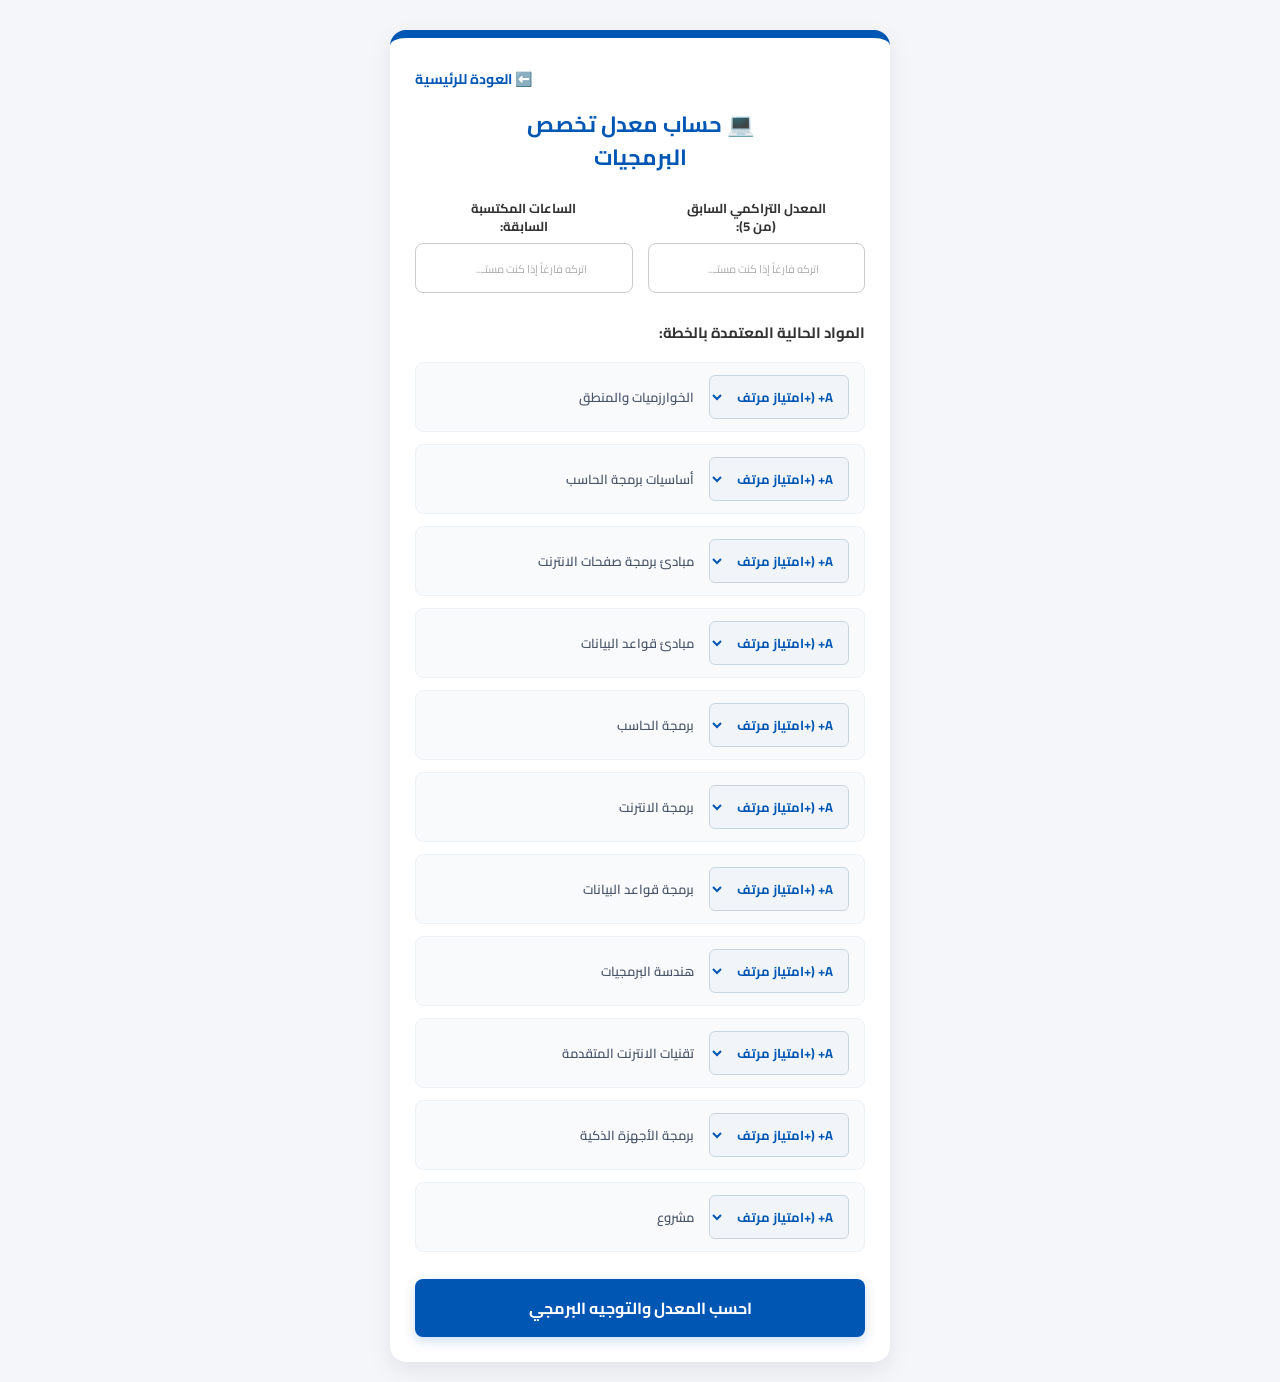
<file: computer_prog.html>
<!DOCTYPE html>
<html lang="ar" dir="rtl">
<head>
    <meta charset="UTF-8">
    <meta name="viewport" content="width=device-width, initial-scale=1.0">
    <title>حساب معدل تخصص البرمجيات</title>
    <link href="https://fonts.googleapis.com/css2?family=Cairo:wght@400;600;700&display=swap" rel="stylesheet">
    <style>
        * { box-sizing: border-box; margin: 0; padding: 0; font-family: 'Cairo', sans-serif; }
        body { background: #f4f6f9; padding: 20px; display: flex; justify-content: center; min-height: 100vh; align-items: flex-start; }
        
        .app-container { 
            background: #ffffff; 
            max-width: 500px; 
            width: 100%; 
            padding: 25px; 
            border-radius: 16px; 
            box-shadow: 0 8px 24px rgba(0,0,0,0.08); 
            border-top: 8px solid #0056b3; 
            margin-top: 10px;
        }
        
        .nav-back-wrapper { text-align: left; margin-bottom: 15px; }
        .nav-back { color: #0056b3; text-decoration: none; font-size: 14px; font-weight: 700; }
        
        .page-title { 
            font-size: 22px; 
            text-align: center; 
            margin-bottom: 25px; 
            color: #0056b3; 
            font-weight: 700; 
            line-height: 1.5;
        }
        
        .inputs-container { 
            display: flex; 
            gap: 15px; 
            margin-bottom: 25px; 
        }
        .field-item { flex: 1; text-align: center; }
        .field-item label { 
            display: block; 
            margin-bottom: 8px; 
            font-size: 13px; 
            font-weight: 700; 
            color: #333; 
            line-height: 1.4;
        }
        input { 
            width: 100%; 
            padding: 12px; 
            border: 1px solid #ccc; 
            border-radius: 8px; 
            font-size: 13px; 
            text-align: center; 
            color: #333; 
            background: #fff;
            outline: none;
        }
        input::placeholder { color: #aaa; font-size: 11px; }
        
        .section-label { 
            font-size: 15px; 
            margin-bottom: 15px; 
            color: #333; 
            font-weight: 700; 
        }
        
        /* تصميم أسطر المواد المطابق تماماً للصورة الأصلية الثانية */
        .row-course { 
            display: flex; 
            justify-content: space-between; 
            align-items: center; 
            padding: 12px 15px; 
            background: #f8fafc; 
            border: 1px solid #edf2f7;
            border-radius: 8px; 
            margin-bottom: 12px; 
            gap: 15px; 
        }
        .course-label-text { 
            flex: 2; 
            font-size: 13px; 
            font-weight: 600; 
            color: #4a5568; 
            text-align: right;
        }
        .course-selector { 
            flex: 1; 
            max-width: 140px; 
            padding: 8px;
            border: 1px solid #cbd5e1;
            border-radius: 6px;
            font-size: 13px;
            color: #0056b3;
            background: #f1f5f9;
            font-weight: bold;
            outline: none;
            text-align: center;
        }
        
        /* الزر الأزرق الكبير المعتمد */
        .trigger-calc-btn { 
            width: 100%; 
            color: white; 
            background: #0056b3; 
            border: none; 
            padding: 14px; 
            border-radius: 8px; 
            font-size: 16px; 
            font-weight: 700; 
            cursor: pointer; 
            margin-top: 15px; 
            box-shadow: 0 4px 12px rgba(0,86,179,0.2); 
        }
        .trigger-calc-btn:hover { background: #004085; }
        
        .report-box { 
            display: none; 
            margin-top: 25px; 
            padding: 20px; 
            background: #f0fdf4; 
            border: 1px solid #bbf7d0; 
            border-radius: 12px; 
            text-align: center; 
        }
        .report-meta { font-size: 14px; color: #475569; margin-bottom: 5px; }
        .report-main { font-size: 26px; font-weight: 700; color: #166534; margin-bottom: 8px; }
        .report-status { font-size: 15px; color: #334155; }
    </style>
</head>
<body>

<div class="app-container">
    <div class="nav-back-wrapper">
        <a href="index.html" class="nav-back">⬅️ العودة للرئيسية</a>
    </div>
    
    <h2 class="page-title">💻 حساب معدل تخصص<br>البرمجيات</h2>

    <div class="inputs-container">
        <div class="field-item">
            <label>المعدل التراكمي السابق<br>(من 5):</label>
            <input type="number" id="prev-gpa" step="0.01" min="0" max="5" placeholder="اتركه فارغاً إذا كنت مستـ...">
        </div>
        <div class="field-item">
            <label>الساعات المكتسبة<br>السابقة:</label>
            <input type="number" id="prev-hours" min="0" placeholder="اتركه فارغاً إذا كنت مستـ...">
        </div>
    </div>

    <h3 class="section-label">المواد الحالية المعتمدة بالخطة:</h3>
    
    <div id="courses-container">
        <div class="row-course" data-hours="3">
            <select class="course-selector"><option value="5">A+ (+امتياز مرتف</option><option value="4.75">A (امتياز)</option><option value="4.5">B+ (جيد جداً مرتف</option><option value="4">B (جيد جداً)</option><option value="3.5">C+ (جيد مرتفع)</option><option value="3">C (جيد)</option><option value="2.5">D+ (مقبول مرتفع)</option><option value="2">D (مقبول)</option><option value="1">F (راسب)</option></select>
            <span class="course-label-text">الخوارزميات والمنطق</span>
        </div>
        <div class="row-course" data-hours="4">
            <select class="course-selector"><option value="5">A+ (+امتياز مرتف</option><option value="4.75">A (امتياز)</option><option value="4.5">B+ (جيد جداً مرتف</option><option value="4">B (جيد جداً)</option><option value="3.5">C+ (جيد مرتفع)</option><option value="3">C (جيد)</option><option value="2.5">D+ (مقبول مرتفع)</option><option value="2">D (مقبول)</option><option value="1">F (راسب)</option></select>
            <span class="course-label-text">أساسيات برمجة الحاسب</span>
        </div>
        <div class="row-course" data-hours="3">
            <select class="course-selector"><option value="5">A+ (+امتياز مرتف</option><option value="4.75">A (امتياز)</option><option value="4.5">B+ (جيد جداً مرتف</option><option value="4">B (جيد جداً)</option><option value="3.5">C+ (جيد مرتفع)</option><option value="3">C (جيد)</option><option value="2.5">D+ (مقبول مرتفع)</option><option value="2">D (مقبول)</option><option value="1">F (راسب)</option></select>
            <span class="course-label-text">مبادئ برمجة صفحات الانترنت</span>
        </div>
        <div class="row-course" data-hours="3">
            <select class="course-selector"><option value="5">A+ (+امتياز مرتف</option><option value="4.75">A (امتياز)</option><option value="4.5">B+ (جيد جداً مرتف</option><option value="4">B (جيد جداً)</option><option value="3.5">C+ (جيد مرتفع)</option><option value="3">C (جيد)</option><option value="2.5">D+ (مقبول مرتفع)</option><option value="2">D (مقبول)</option><option value="1">F (راسب)</option></select>
            <span class="course-label-text">مبادئ قواعد البيانات</span>
        </div>
        <div class="row-course" data-hours="4">
            <select class="course-selector"><option value="5">A+ (+امتياز مرتف</option><option value="4.75">A (امتياز)</option><option value="4.5">B+ (جيد جداً مرتف</option><option value="4">B (جيد جداً)</option><option value="3.5">C+ (جيد مرتفع)</option><option value="3">C (جيد)</option><option value="2.5">D+ (مقبول مرتفع)</option><option value="2">D (مقبول)</option><option value="1">F (راسب)</option></select>
            <span class="course-label-text">برمجة الحاسب</span>
        </div>
        <div class="row-course" data-hours="4">
            <select class="course-selector"><option value="5">A+ (+امتياز مرتف</option><option value="4.75">A (امتياز)</option><option value="4.5">B+ (جيد جداً مرتف</option><option value="4">B (جيد جداً)</option><option value="3.5">C+ (جيد مرتفع)</option><option value="3">C (جيد)</option><option value="2.5">D+ (مقبول مرتفع)</option><option value="2">D (مقبول)</option><option value="1">F (راسب)</option></select>
            <span class="course-label-text">برمجة الانترنت</span>
        </div>
        <div class="row-course" data-hours="3">
            <select class="course-selector"><option value="5">A+ (+امتياز مرتف</option><option value="4.75">A (امتياز)</option><option value="4.5">B+ (جيد جداً مرتف</option><option value="4">B (جيد جداً)</option><option value="3.5">C+ (جيد مرتفع)</option><option value="3">C (جيد)</option><option value="2.5">D+ (مقبول مرتفع)</option><option value="2">D (مقبول)</option><option value="1">F (راسب)</option></select>
            <span class="course-label-text">برمجة قواعد البيانات</span>
        </div>
        <div class="row-course" data-hours="3">
            <select class="course-selector"><option value="5">A+ (+امتياز مرتف</option><option value="4.75">A (امتياز)</option><option value="4.5">B+ (جيد جداً مرتف</option><option value="4">B (جيد جداً)</option><option value="3.5">C+ (جيد مرتفع)</option><option value="3">C (جيد)</option><option value="2.5">D+ (مقبول مرتفع)</option><option value="2">D (مقبول)</option><option value="1">F (راسب)</option></select>
            <span class="course-label-text">هندسة البرمجيات</span>
        </div>
        <div class="row-course" data-hours="4">
            <select class="course-selector"><option value="5">A+ (+امتياز مرتف</option><option value="4.75">A (امتياز)</option><option value="4.5">B+ (جيد جداً مرتف</option><option value="4">B (جيد جداً)</option><option value="3.5">C+ (جيد مرتفع)</option><option value="3">C (جيد)</option><option value="2.5">D+ (مقبول مرتفع)</option><option value="2">D (مقبول)</option><option value="1">F (راسب)</option></select>
            <span class="course-label-text">تقنيات الانترنت المتقدمة</span>
        </div>
        <div class="row-course" data-hours="4">
            <select class="course-selector"><option value="5">A+ (+امتياز مرتف</option><option value="4.75">A (امتياز)</option><option value="4.5">B+ (جيد جداً مرتف</option><option value="4">B (جيد جداً)</option><option value="3.5">C+ (جيد مرتفع)</option><option value="3">C (جيد)</option><option value="2.5">D+ (مقبول مرتفع)</option><option value="2">D (مقبول)</option><option value="1">F (راسب)</option></select>
            <span class="course-label-text">برمجة الأجهزة الذكية</span>
        </div>
        <div class="row-course" data-hours="3">
            <select class="course-selector"><option value="5">A+ (+امتياز مرتف</option><option value="4.75">A (امتياز)</option><option value="4.5">B+ (جيد جداً مرتف</option><option value="4">B (جيد جداً)</option><option value="3.5">C+ (جيد مرتفع)</option><option value="3">C (جيد)</option><option value="2.5">D+ (مقبول مرتفع)</option><option value="2">D (مقبول)</option><option value="1">F (راسب)</option></select>
            <span class="course-label-text">مشروع</span>
        </div>
    </div>

    <button class="trigger-calc-btn" onclick="calculateGpa()">احسب المعدل والتوجيه البرمجي</button>

    <div id="gpa-report" class="report-box">
        <div class="report-meta">المعدل الفصلي: <span id="sem-gpa">0.00</span></div>
        <div class="report-main">المعدل التراكمي الإجمالي: <span id="cum-gpa">0.00</span></div>
    </div>
</div>

<script>
    function calculateGpa() {
        let prevGpa = parseFloat(document.getElementById('prev-gpa').value) || 0;
        let prevHours = parseFloat(document.getElementById('prev-hours').value) || 0;
        
        let totalPoints = 0;
        let totalHours = 0;
        
        let rows = document.querySelectorAll('.row-course');
        rows.forEach(row => {
            let hours = parseFloat(row.getAttribute('data-hours'));
            let grade = parseFloat(row.querySelector('.course-selector').value);
            totalPoints += (grade * hours);
            totalHours += hours;
        });
        
        let semGpa = totalPoints / totalHours;
        let cumGpa = semGpa;
        
        if (prevHours > 0 && prevGpa > 0) {
            let prevPoints = prevGpa * prevHours;
            cumGpa = (prevPoints + totalPoints) / (prevHours + totalHours);
        }
        
        document.getElementById('sem-gpa').innerText = semGpa.toFixed(2);
        document.getElementById('cum-gpa').innerText = cumGpa.toFixed(2);
        document.getElementById('gpa-report').style.display = 'block';
    }
</script>
</body>
</html>
</file>
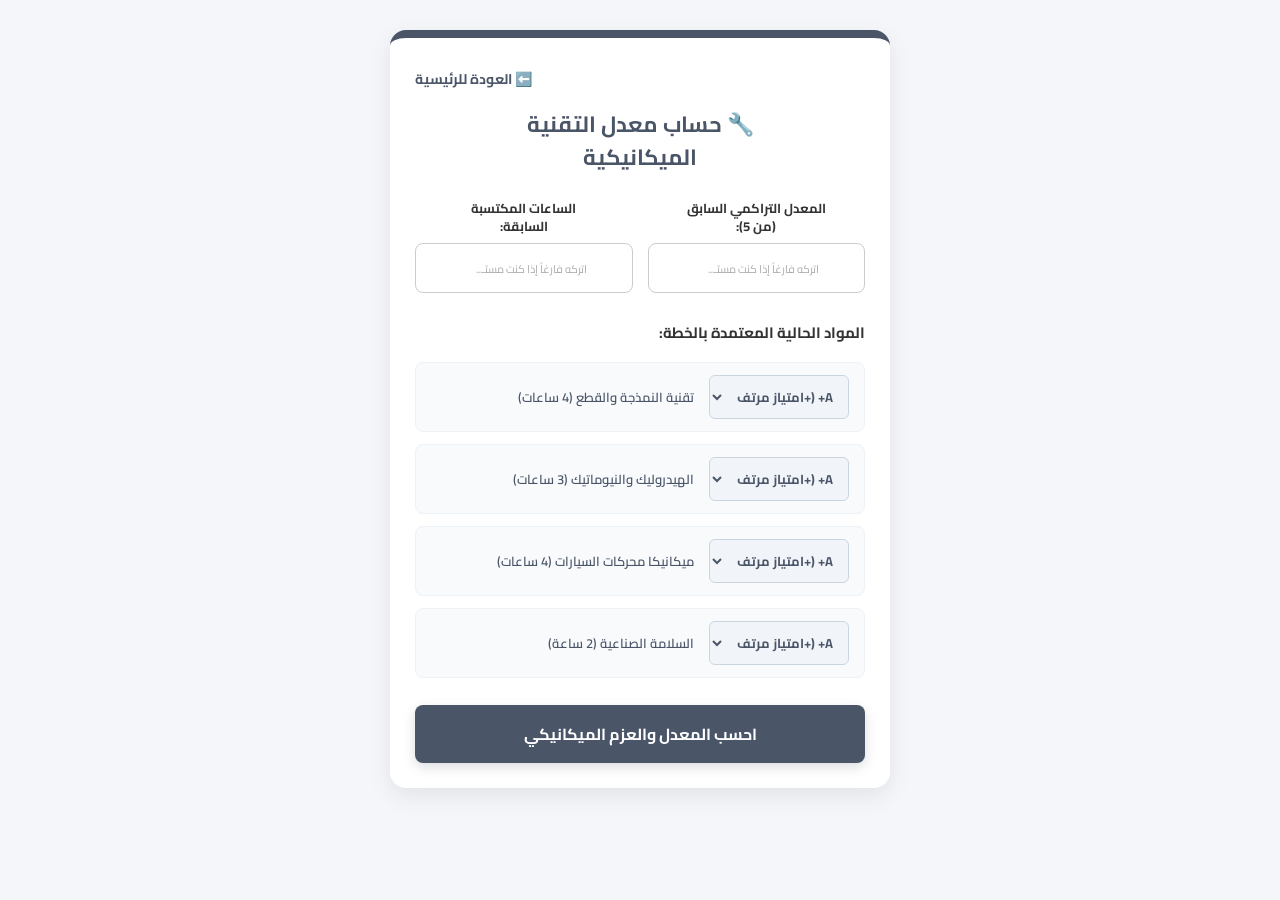
<file: mechanics.html>
<!DOCTYPE html>
<html lang="ar" dir="rtl">
<head>
    <meta charset="UTF-8">
    <meta name="viewport" content="width=device-width, initial-scale=1.0">
    <title>حساب معدل التقنية الميكانيكية</title>
    <link href="https://fonts.googleapis.com/css2?family=Cairo:wght@400;600;700&display=swap" rel="stylesheet">
    <style>
        * { box-sizing: border-box; margin: 0; padding: 0; font-family: 'Cairo', sans-serif; }
        body { background: #f4f6f9; padding: 20px; display: flex; justify-content: center; min-height: 100vh; align-items: flex-start; }
        
        .app-container { 
            background: #ffffff; 
            max-width: 500px; 
            width: 100%; 
            padding: 25px; 
            border-radius: 16px; 
            box-shadow: 0 8px 24px rgba(0,0,0,0.08); 
            border-top: 8px solid #4a5568; 
            margin-top: 10px;
        }
        
        .nav-back-wrapper { text-align: left; margin-bottom: 15px; }
        .nav-back { color: #4a5568; text-decoration: none; font-size: 14px; font-weight: 700; }
        
        .page-title { 
            font-size: 22px; 
            text-align: center; 
            margin-bottom: 25px; 
            color: #4a5568; 
            font-weight: 700; 
            line-height: 1.5;
        }
        
        .inputs-container { 
            display: flex; 
            gap: 15px; 
            margin-bottom: 25px; 
        }
        .field-item { flex: 1; text-align: center; }
        .field-item label { 
            display: block; 
            margin-bottom: 8px; 
            font-size: 13px; 
            font-weight: 700; 
            color: #333; 
            line-height: 1.4;
        }
        input { 
            width: 100%; 
            padding: 12px; 
            border: 1px solid #ccc; 
            border-radius: 8px; 
            font-size: 13px; 
            text-align: center; 
            color: #333; 
            background: #fff;
            outline: none;
        }
        input::placeholder { color: #aaa; font-size: 11px; }
        
        .section-label { 
            font-size: 15px; 
            margin-bottom: 15px; 
            color: #333; 
            font-weight: 700; 
        }
        
        .row-course { 
            display: flex; 
            justify-content: space-between; 
            align-items: center; 
            padding: 12px 15px; 
            background: #f8fafc; 
            border: 1px solid #edf2f7;
            border-radius: 8px; 
            margin-bottom: 12px; 
            gap: 15px; 
        }
        .course-label-text { 
            flex: 2; 
            font-size: 13px; 
            font-weight: 600; 
            color: #4a5568; 
            text-align: right;
        }
        .course-selector { 
            flex: 1; 
            max-width: 140px; 
            padding: 8px;
            border: 1px solid #cbd5e1;
            border-radius: 6px;
            font-size: 13px;
            color: #4a5568;
            background: #f1f5f9;
            font-weight: bold;
            outline: none;
            text-align: center;
        }
        
        .trigger-calc-btn { 
            width: 100%; 
            color: white; 
            background: #4a5568; 
            border: none; 
            padding: 14px; 
            border-radius: 8px; 
            font-size: 16px; 
            font-weight: 700; 
            cursor: pointer; 
            margin-top: 15px; 
            box-shadow: 0 4px 12px rgba(74,85,104,0.2); 
        }
        .trigger-calc-btn:hover { background: #333c4d; }
        
        .report-box { 
            display: none; 
            margin-top: 25px; 
            padding: 20px; 
            background: #f0fdf4; 
            border: 1px solid #bbf7d0; 
            border-radius: 12px; 
            text-align: center; 
        }
        .report-meta { font-size: 14px; color: #475569; margin-bottom: 5px; }
        .report-main { font-size: 26px; font-weight: 700; color: #166534; margin-bottom: 8px; }
    </style>
</head>
<body>

<div class="app-container">
    <div class="nav-back-wrapper">
        <a href="index.html" class="nav-back">⬅️ العودة للرئيسية</a>
    </div>
    
    <h2 class="page-title">🔧 حساب معدل التقنية<br>الميكانيكية</h2>

    <div class="inputs-container">
        <div class="field-item">
            <label>المعدل التراكمي السابق<br>(من 5):</label>
            <input type="number" id="prev-gpa" step="0.01" min="0" max="5" placeholder="اتركه فارغاً إذا كنت مستـ...">
        </div>
        <div class="field-item">
            <label>الساعات المكتسبة<br>السابقة:</label>
            <input type="number" id="prev-hours" min="0" placeholder="اتركه فارغاً إذا كنت مستـ...">
        </div>
    </div>

    <h3 class="section-label">المواد الحالية المعتمدة بالخطة:</h3>
    
    <div id="courses-container">
        <div class="row-course" data-hours="4">
            <select class="course-selector"><option value="5">A+ (+امتياز مرتف</option><option value="4.75">A (امتياز)</option><option value="4.5">B+ (جيد جداً مرتف</option><option value="4">B (جيد جداً)</option><option value="3.5">C+ (جيد مرتفع)</option><option value="3">C (جيد)</option><option value="2.5">D+ (مقبول مرتفع)</option><option value="2">D (مقبول)</option><option value="1">F (راسب)</option></select>
            <span class="course-label-text">تقنية النمذجة والقطع (4 ساعات)</span>
        </div>
        <div class="row-course" data-hours="3">
            <select class="course-selector"><option value="5">A+ (+امتياز مرتف</option><option value="4.75">A (امتياز)</option><option value="4.5">B+ (جيد جداً مرتف</option><option value="4">B (جيد جداً)</option><option value="3.5">C+ (جيد مرتفع)</option><option value="3">C (جيد)</option><option value="2.5">D+ (مقبول مرتفع)</option><option value="2">D (مقبول)</option><option value="1">F (راسب)</option></select>
            <span class="course-label-text">الهيدروليك والنيوماتيك (3 ساعات)</span>
        </div>
        <div class="row-course" data-hours="4">
            <select class="course-selector"><option value="5">A+ (+امتياز مرتف</option><option value="4.75">A (امتياز)</option><option value="4.5">B+ (جيد جداً مرتف</option><option value="4">B (جيد جداً)</option><option value="3.5">C+ (جيد مرتفع)</option><option value="3">C (جيد)</option><option value="2.5">D+ (مقبول مرتفع)</option><option value="2">D (مقبول)</option><option value="1">F (راسب)</option></select>
            <span class="course-label-text">ميكانيكا محركات السيارات (4 ساعات)</span>
        </div>
        <div class="row-course" data-hours="2">
            <select class="course-selector"><option value="5">A+ (+امتياز مرتف</option><option value="4.75">A (امتياز)</option><option value="4.5">B+ (جيد جداً مرتف</option><option value="4">B (جيد جداً)</option><option value="3.5">C+ (جيد مرتفع)</option><option value="3">C (جيد)</option><option value="2.5">D+ (مقبول مرتفع)</option><option value="2">D (مقبول)</option><option value="1">F (راسب)</option></select>
            <span class="course-label-text">السلامة الصناعية (2 ساعة)</span>
        </div>
    </div>

    <button class="trigger-calc-btn" onclick="calculateGpa()">احسب المعدل والعزم الميكانيكي</button>

    <div id="gpa-report" class="report-box">
        <div class="report-meta">المعدل الفصلي: <span id="sem-gpa">0.00</span></div>
        <div class="report-main">المعدل التراكمي الإجمالي: <span id="cum-gpa">0.00</span></div>
    </div>
</div>

<script>
    function calculateGpa() {
        let prevGpa = parseFloat(document.getElementById('prev-gpa').value) || 0;
        let prevHours = parseFloat(document.getElementById('prev-hours').value) || 0;
        let totalPoints = 0, totalHours = 0;
        
        document.querySelectorAll('.row-course').forEach(row => {
            let hours = parseFloat(row.getAttribute('data-hours'));
            let grade = parseFloat(row.querySelector('.course-selector').value);
            totalPoints += (grade * hours);
            totalHours += hours;
        });
        
        let semGpa = totalPoints / totalHours;
        let cumGpa = semGpa;
        
        if (prevHours > 0 && prevGpa > 0) {
            cumGpa = ((prevGpa * prevHours) + totalPoints) / (prevHours + totalHours);
        }
        
        document.getElementById('sem-gpa').innerText = semGpa.toFixed(2);
        document.getElementById('cum-gpa').innerText = cumGpa.toFixed(2);
        document.getElementById('gpa-report').style.display = 'block';
    }
</script>
</body>
</html>
</file>
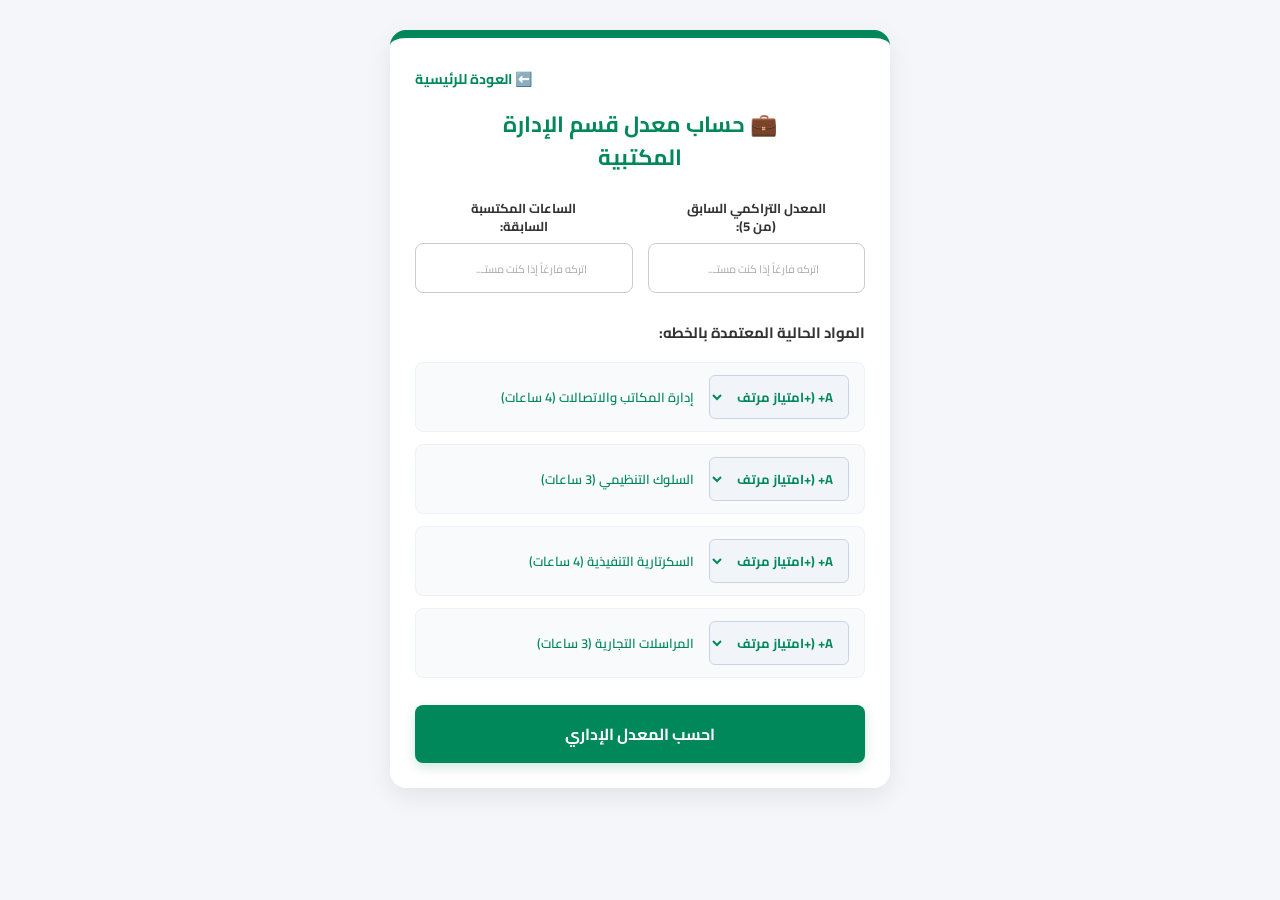
<file: office_management.html>
<!DOCTYPE html>
<html lang="ar" dir="rtl">
<head>
    <meta charset="UTF-8">
    <meta name="viewport" content="width=device-width, initial-scale=1.0">
    <title>حساب معدل قسم الإدارة المكتبية</title>
    <link href="https://fonts.googleapis.com/css2?family=Cairo:wght@400;600;700&display=swap" rel="stylesheet">
    <style>
        * { box-sizing: border-box; margin: 0; padding: 0; font-family: 'Cairo', sans-serif; }
        body { background: #f4f6f9; padding: 20px; display: flex; justify-content: center; min-height: 100vh; align-items: flex-start; }
        
        .app-container { 
            background: #ffffff; 
            max-width: 500px; 
            width: 100%; 
            padding: 25px; 
            border-radius: 16px; 
            box-shadow: 0 8px 24px rgba(0,0,0,0.08); 
            border-top: 8px solid #00875a; 
            margin-top: 10px;
        }
        
        .nav-back-wrapper { text-align: left; margin-bottom: 15px; }
        .nav-back { color: #00875a; text-decoration: none; font-size: 14px; font-weight: 700; }
        
        .page-title { 
            font-size: 22px; 
            text-align: center; 
            margin-bottom: 25px; 
            color: #00875a; 
            font-weight: 700; 
            line-height: 1.5;
        }
        
        .inputs-container { 
            display: flex; 
            gap: 15px; 
            margin-bottom: 25px; 
        }
        .field-item { flex: 1; text-align: center; }
        .field-item label { 
            display: block; 
            margin-bottom: 8px; 
            font-size: 13px; 
            font-weight: 700; 
            color: #333; 
            line-height: 1.4;
        }
        input { 
            width: 100%; 
            padding: 12px; 
            border: 1px solid #ccc; 
            border-radius: 8px; 
            font-size: 13px; 
            text-align: center; 
            color: #333; 
            background: #fff;
            outline: none;
        }
        input::placeholder { color: #aaa; font-size: 11px; }
        
        .section-label { 
            font-size: 15px; 
            margin-bottom: 15px; 
            color: #333; 
            font-weight: 700; 
        }
        
        .row-course { 
            display: flex; 
            justify-content: space-between; 
            align-items: center; 
            padding: 12px 15px; 
            background: #f8fafc; 
            border: 1px solid #edf2f7;
            border-radius: 8px; 
            margin-bottom: 12px; 
            gap: 15px; 
        }
        .course-label-text { 
            flex: 2; 
            font-size: 13px; 
            font-weight: 600; 
            color: #00875a; 
            text-align: right;
        }
        .course-selector { 
            flex: 1; 
            max-width: 140px; 
            padding: 8px;
            border: 1px solid #cbd5e1;
            border-radius: 6px;
            font-size: 13px;
            color: #00875a;
            background: #f1f5f9;
            font-weight: bold;
            outline: none;
            text-align: center;
        }
        
        .trigger-calc-btn { 
            width: 100%; 
            color: white; 
            background: #00875a; 
            border: none; 
            padding: 14px; 
            border-radius: 8px; 
            font-size: 16px; 
            font-weight: 700; 
            cursor: pointer; 
            margin-top: 15px; 
            box-shadow: 0 4px 12px rgba(0,135,90,0.2); 
        }
        .trigger-calc-btn:hover { background: #006644; }
        
        .report-box { 
            display: none; 
            margin-top: 25px; 
            padding: 20px; 
            background: #f0fdf4; 
            border: 1px solid #bbf7d0; 
            border-radius: 12px; 
            text-align: center; 
        }
        .report-meta { font-size: 14px; color: #475569; margin-bottom: 5px; }
        .report-main { font-size: 26px; font-weight: 700; color: #166534; margin-bottom: 8px; }
    </style>
</head>
<body>

<div class="app-container">
    <div class="nav-back-wrapper">
        <a href="index.html" class="nav-back">⬅️ العودة للرئيسية</a>
    </div>
    
    <h2 class="page-title">💼 حساب معدل قسم الإدارة<br>المكتبية</h2>

    <div class="inputs-container">
        <div class="field-item">
            <label>المعدل التراكمي السابق<br>(من 5):</label>
            <input type="number" id="prev-gpa" step="0.01" min="0" max="5" placeholder="اتركه فارغاً إذا كنت مستـ...">
        </div>
        <div class="field-item">
            <label>الساعات المكتسبة<br>السابقة:</label>
            <input type="number" id="prev-hours" min="0" placeholder="اتركه فارغاً إذا كنت مستـ...">
        </div>
    </div>

    <h3 class="section-label">المواد الحالية المعتمدة بالخطه:</h3>
    
    <div id="courses-container">
        <div class="row-course" data-hours="4">
            <select class="course-selector"><option value="5">A+ (+امتياز مرتف</option><option value="4.75">A (امتياز)</option><option value="4.5">B+ (جيد جداً مرتف</option><option value="4">B (جيد جداً)</option><option value="3.5">C+ (جيد مرتفع)</option><option value="3">C (جيد)</option><option value="2.5">D+ (مقبول مرتفع)</option><option value="2">D (مقبول)</option><option value="1">F (راسب)</option></select>
            <span class="course-label-text">إدارة المكاتب والاتصالات (4 ساعات)</span>
        </div>
        <div class="row-course" data-hours="3">
            <select class="course-selector"><option value="5">A+ (+امتياز مرتف</option><option value="4.75">A (امتياز)</option><option value="4.5">B+ (جيد جداً مرتف</option><option value="4">B (جيد جداً)</option><option value="3.5">C+ (جيد مرتفع)</option><option value="3">C (جيد)</option><option value="2.5">D+ (مقبول مرتفع)</option><option value="2">D (مقبول)</option><option value="1">F (راسب)</option></select>
            <span class="course-label-text">السلوك التنظيمي (3 ساعات)</span>
        </div>
        <div class="row-course" data-hours="4">
            <select class="course-selector"><option value="5">A+ (+امتياز مرتف</option><option value="4.75">A (امتياز)</option><option value="4.5">B+ (جيد جداً مرتف</option><option value="4">B (جيد جداً)</option><option value="3.5">C+ (جيد مرتفع)</option><option value="3">C (جيد)</option><option value="2.5">D+ (مقبول مرتفع)</option><option value="2">D (مقبول)</option><option value="1">F (راسب)</option></select>
            <span class="course-label-text">السكرتارية التنفيذية (4 ساعات)</span>
        </div>
        <div class="row-course" data-hours="3">
            <select class="course-selector"><option value="5">A+ (+امتياز مرتف</option><option value="4.75">A (امتياز)</option><option value="4.5">B+ (جيد جداً مرتف</option><option value="4">B (جيد جداً)</option><option value="3.5">C+ (جيد مرتفع)</option><option value="3">C (جيد)</option><option value="2.5">D+ (مقبول مرتفع)</option><option value="2">D (مقبول)</option><option value="1">F (راسب)</option></select>
            <span class="course-label-text">المراسلات التجارية (3 ساعات)</span>
        </div>
    </div>

    <button class="trigger-calc-btn" onclick="calculateGpa()">احسب المعدل الإداري</button>

    <div id="gpa-report" class="report-box">
        <div class="report-meta">المعدل الفصلي: <span id="sem-gpa">0.00</span></div>
        <div class="report-main">المعدل التراكمي الإجمالي: <span id="cum-gpa">0.00</span></div>
    </div>
</div>

<script>
    function calculateGpa() {
        let prevGpa = parseFloat(document.getElementById('prev-gpa').value) || 0;
        let prevHours = parseFloat(document.getElementById('prev-hours').value) || 0;
        let totalPoints = 0, totalHours = 0;
        
        document.querySelectorAll('.row-course').forEach(row => {
            let hours = parseFloat(row.getAttribute('data-hours'));
            let grade = parseFloat(row.querySelector('.course-selector').value);
            totalPoints += (grade * hours);
            totalHours += hours;
        });
        
        let semGpa = totalPoints / totalHours;
        let cumGpa = semGpa;
        
        if (prevHours > 0 && prevGpa > 0) {
            cumGpa = ((prevGpa * prevHours) + totalPoints) / (prevHours + totalHours);
        }
        
        document.getElementById('sem-gpa').innerText = semGpa.toFixed(2);
        document.getElementById('cum-gpa').innerText = cumGpa.toFixed(2);
        document.getElementById('gpa-report').style.display = 'block';
    }
</script>
</body>
</html>
</file>
